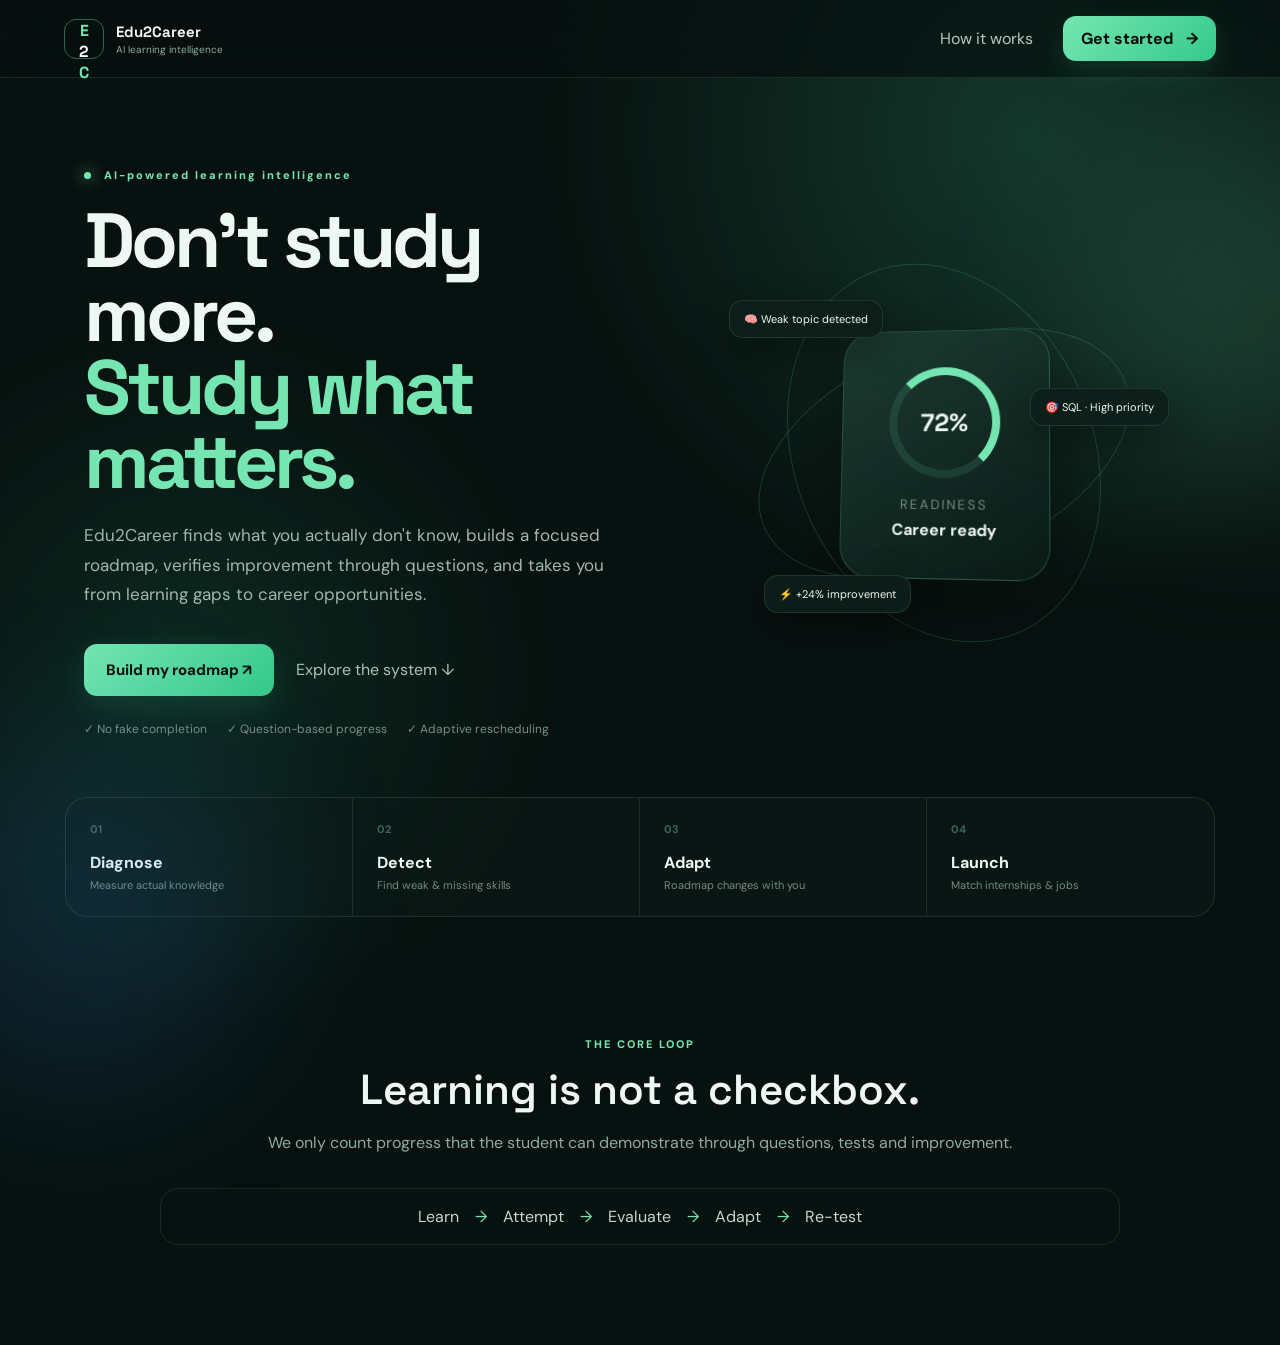
<file: index.html>
<!DOCTYPE html>
<html lang="en">
<head>
  <meta charset="UTF-8" />
  <meta name="viewport" content="width=device-width, initial-scale=1.0" />
  <title>Edu2Career AI — Learn. Prove. Launch.</title>
  <meta name="description" content="AI-powered learning, skill-gap detection, personalized roadmaps and internship readiness." />
  <link rel="preconnect" href="https://fonts.googleapis.com">
  <link rel="preconnect" href="https://fonts.gstatic.com" crossorigin>
  <link href="https://fonts.googleapis.com/css2?family=DM+Sans:wght@400;500;600;700&family=Space+Grotesk:wght@500;600;700&display=swap" rel="stylesheet">
  <link rel="stylesheet" href="style.css" />
</head>
<body>
  <div id="toast"></div>
  <div class="ambient ambient-a"></div>
  <div class="ambient ambient-b"></div>

  <header class="topbar">
    <div class="brand" onclick="go('landing')">
      <div class="brand-mark">E<span>2</span>C</div>
      <div><strong>Edu2Career</strong><small>AI learning intelligence</small></div>
    </div>
    <div class="top-actions">
      <button class="ghost" onclick="showHelp()">How it works</button>
      <button class="pill-btn" onclick="go('onboarding')">Get started <span>→</span></button>
    </div>
  </header>

  <main>
    <!-- LANDING -->
    <section id="landing" class="screen active">
      <div class="hero-grid">
        <div class="hero-copy">
          <div class="eyebrow"><i></i> AI-powered learning intelligence</div>
          <h1>Don't study more.<br><em>Study what matters.</em></h1>
          <p class="hero-sub">Edu2Career finds what you actually don't know, builds a focused roadmap, verifies improvement through questions, and takes you from learning gaps to career opportunities.</p>
          <div class="hero-cta">
            <button class="primary big" onclick="go('onboarding')">Build my roadmap <span>↗</span></button>
            <button class="text-btn" onclick="scrollToFeature()">Explore the system ↓</button>
          </div>
          <div class="trust-row">
            <span>✓ No fake completion</span>
            <span>✓ Question-based progress</span>
            <span>✓ Adaptive rescheduling</span>
          </div>
        </div>

        <div class="hero-visual">
          <div class="orbital">
            <div class="orbit orbit-1"></div>
            <div class="orbit orbit-2"></div>
            <div class="core-card">
              <div class="core-ring"><span id="heroScore">72%</span></div>
              <small>READINESS</small>
              <strong>Career ready</strong>
            </div>
            <div class="float-chip chip-a">🧠 Weak topic detected</div>
            <div class="float-chip chip-b">🎯 SQL · High priority</div>
            <div class="float-chip chip-c">⚡ +24% improvement</div>
          </div>
        </div>
      </div>

      <div class="feature-strip" id="features">
        <div><b>01</b><strong>Diagnose</strong><span>Measure actual knowledge</span></div>
        <div><b>02</b><strong>Detect</strong><span>Find weak & missing skills</span></div>
        <div><b>03</b><strong>Adapt</strong><span>Roadmap changes with you</span></div>
        <div><b>04</b><strong>Launch</strong><span>Match internships & jobs</span></div>
      </div>

      <div class="philosophy">
        <div class="section-kicker">THE CORE LOOP</div>
        <h2>Learning is not a checkbox.</h2>
        <p>We only count progress that the student can demonstrate through questions, tests and improvement.</p>
        <div class="loop">
          <span>Learn</span><i>→</i><span>Attempt</span><i>→</i><span>Evaluate</span><i>→</i><span>Adapt</span><i>→</i><span>Re-test</span>
        </div>
      </div>
    </section>

    <!-- ONBOARDING -->
    <section id="onboarding" class="screen">
      <div class="wizard-wrap">
        <div class="wizard-head">
          <button class="back" onclick="go('landing')">← Back</button>
          <div class="progress"><span id="wizardProgress"></span></div>
          <span id="stepLabel">01 / 04</span>
        </div>

        <div class="wizard-card">
          <div class="step active" data-step="1">
            <div class="section-kicker">FIRST, LET'S KNOW YOU</div>
            <h2>Where are you on your journey?</h2>
            <p>We'll adapt the assessment and roadmap to your level.</p>
            <div class="choice-grid four">
              <button class="choice" onclick="pick('stage',this,'School')"><span>🎒</span><b>School</b><small>Classes 8–12</small></button>
              <button class="choice" onclick="pick('stage',this,'College')"><span>🎓</span><b>College</b><small>UG / PG student</small></button>
              <button class="choice" onclick="pick('stage',this,'Graduate')"><span>🚀</span><b>Graduate</b><small>Job seeking</small></button>
              <button class="choice" onclick="pick('stage',this,'Upskill')"><span>📈</span><b>Upskill</b><small>Working learner</small></button>
            </div>
          </div>

          <div class="step" data-step="2">
            <div class="section-kicker">CHOOSE YOUR TARGET</div>
            <h2>What are you preparing for?</h2>
            <p>Your target decides what skills and opportunities matter.</p>
            <div class="choice-grid">
              <button class="choice" onclick="pick('goal',this,'Exam')"><span>📚</span><b>Exam</b><small>Boards, entrance, semester</small></button>
              <button class="choice" onclick="pick('goal',this,'Skill')"><span>🧩</span><b>Skill</b><small>Master a specific skill</small></button>
              <button class="choice" onclick="pick('goal',this,'Career')"><span>💼</span><b>Career</b><small>Prepare for a role</small></button>
              <button class="choice" onclick="pick('goal',this,'Internship')"><span>🌱</span><b>Internship</b><small>Become opportunity-ready</small></button>
            </div>
            <div class="input-row">
              <label>Target role / exam / skill</label>
              <input id="targetInput" placeholder="e.g. Data Analyst, JEE, Python..." oninput="state.target=this.value" />
            </div>
          </div>

          <div class="step" data-step="3">
            <div class="section-kicker">PERSONALIZE THE ENGINE</div>
            <h2>How much time can you give daily?</h2>
            <p>Your roadmap will stay inside this limit. No unrealistic timetables.</p>
            <div class="time-picker">
              <button onclick="setTime(this,30)">30 min</button>
              <button class="selected" onclick="setTime(this,60)">1 hour</button>
              <button onclick="setTime(this,90)">1.5 hours</button>
              <button onclick="setTime(this,120)">2 hours</button>
            </div>
            <div class="mini-note"><span>↻</span> Missed tasks won't disappear. They'll be intelligently rescheduled.</div>
          </div>

          <div class="step" data-step="4">
            <div class="section-kicker">READY FOR DIAGNOSIS</div>
            <h2>Let's measure before we recommend.</h2>
            <p>You'll answer a short diagnostic. Your progress starts from performance — not self-reported completion.</p>
            <div class="assessment-preview">
              <div><span>10</span><small>questions</small></div>
              <div><span>4</span><small>skill areas</small></div>
              <div><span>~8 min</span><small>estimated time</small></div>
            </div>
            <div class="guardrail"><b>🔒 Fair progress rule</b><br>Answers, mistakes, attempts and improvement are captured. Skipping a question does not mark a skill complete.</div>
          </div>

          <div class="wizard-footer">
            <button class="ghost" id="prevBtn" onclick="prevStep()" style="visibility:hidden">Back</button>
            <button class="primary" id="nextBtn" onclick="nextStep()">Continue →</button>
          </div>
        </div>
      </div>
    </section>

    <!-- ASSESSMENT -->
    <section id="assessment" class="screen">
      <div class="assessment-shell">
        <div class="assessment-top">
          <div><span class="section-kicker">INITIAL ASSESSMENT</span><h2>Show us what you know.</h2></div>
          <div class="q-count"><b id="qNum">1</b> / 6</div>
        </div>
        <div class="question-card">
          <div class="topic-tag" id="qTopic">Python Basics</div>
          <h3 id="questionText">Which data type is used to store a sequence of characters in Python?</h3>
          <div class="answers" id="answers"></div>
          <div class="question-foot">
            <span id="attemptInfo">Question must be attempted to continue.</span>
            <button class="primary" id="answerBtn" onclick="submitAnswer()" disabled>Check answer</button>
          </div>
        </div>
        <div class="assessment-note">Your answer history helps detect repeated mistakes. One wrong answer never labels a skill as weak by itself.</div>
      </div>
    </section>

    <!-- DASHBOARD -->
    <section id="dashboard" class="screen">
      <div class="app-shell">
        <aside class="sidebar">
          <div class="side-brand"><div class="brand-mark">E<span>2</span>C</div><b>Edu2Career</b></div>
          <button class="nav active" onclick="dashTab('overview',this)">◈ <span>Overview</span></button>
          <button class="nav" onclick="dashTab('roadmap',this)">◎ <span>My Roadmap</span></button>
          <button class="nav" onclick="dashTab('skills',this)">◇ <span>Skill Gaps</span></button>
          <button class="nav" onclick="dashTab('opportunities',this)">↗ <span>Internships</span><i>4</i></button>
          <button class="nav" onclick="dashTab('progress',this)">◒ <span>Progress</span></button>
          <div class="side-bottom"><button class="nav">⚙ <span>Settings</span></button><div class="profile-mini"><div class="avatar">Y</div><div><b>Student</b><small id="profileStage">College</small></div></div></div>
        </aside>

        <div class="dashboard-main">
          <div class="mobile-head"><div class="brand-mark">E<span>2</span>C</div><button onclick="showToast('Use the sidebar to explore your dashboard')">☰</button></div>
          <div id="dash-overview" class="dash-tab active">
            <div class="dash-header">
              <div><span class="section-kicker">GOOD EVENING 👋</span><h1>Your career journey, <em>in motion.</em></h1><p>Here is what deserves your attention today.</p></div>
              <div class="date-chip">Tuesday · Sep 8</div>
            </div>
            <div class="stats">
              <div class="stat-card score-card"><span>READINESS SCORE</span><strong>72<span>%</span></strong><div class="meter"><i style="width:72%"></i></div><small>↑ 18% since your first assessment</small></div>
              <div class="stat-card"><span>QUESTIONS SOLVED</span><strong>42</strong><small>31 correct · 11 mistakes</small></div>
              <div class="stat-card"><span>LEARNING STREAK</span><strong>6 <small>days</small></strong><small>Best: 9 days</small></div>
              <div class="stat-card"><span>SKILLS READY</span><strong>7<span>/10</span></strong><small>3 need attention</small></div>
            </div>

            <div class="dashboard-grid">
              <div class="panel roadmap-panel">
                <div class="panel-head"><div><span class="section-kicker">TODAY</span><h3>Adaptive roadmap</h3></div><button onclick="dashTab('roadmap')">View all →</button></div>
                <div class="task urgent"><div class="task-icon">⌘</div><div class="task-body"><b>SQL — JOINs & Aggregation</b><span>Practice · 25 min · 5 questions</span><div class="task-status"><i></i> High priority</div></div><button class="start" onclick="startPractice()">Start →</button></div>
                <div class="task"><div class="task-icon">▦</div><div class="task-body"><b>Statistics — Probability</b><span>Learn + practice · 20 min · 4 questions</span></div><button class="start" onclick="startPractice()">Start →</button></div>
                <div class="task rescheduled"><div class="task-icon">↻</div><div class="task-body"><b>Power BI — Dashboard Basics</b><span>Rescheduled from yesterday · 15 min</span></div><span class="reschedule">RESCHEDULED</span></div>
              </div>

              <div class="panel focus-panel">
                <div class="panel-head"><div><span class="section-kicker">FOCUS</span><h3>Your biggest gap</h3></div></div>
                <div class="focus-ring"><span>48%</span></div>
                <h3>SQL</h3><p>You've missed 5 of your last 9 SQL questions. Let's turn this into your next strength.</p>
                <button class="primary full" onclick="startPractice()">Practice SQL →</button>
              </div>
            </div>

            <div class="panel">
              <div class="panel-head"><div><span class="section-kicker">SKILL MAP</span><h3>Current vs target</h3></div><button onclick="dashTab('skills')">Analyse gaps →</button></div>
              <div class="skill-bars">
                <div><label>Python <b>88%</b></label><div><i style="width:88%"></i></div></div>
                <div><label>Excel <b>82%</b></label><div><i style="width:82%"></i></div></div>
                <div><label>Statistics <b>61%</b></label><div><i style="width:61%"></i></div></div>
                <div><label>SQL <b>48%</b></label><div><i style="width:48%"></i></div></div>
                <div><label>Power BI <b>43%</b></label><div><i style="width:43%"></i></div></div>
              </div>
            </div>
          </div>

          <div id="dash-roadmap" class="dash-tab">
            <div class="page-title"><span class="section-kicker">ADAPTIVE ROADMAP</span><h1>Your 7-day action plan</h1><p>Tasks move with your real performance. Nothing is marked complete without evidence.</p></div>
            <div class="roadmap-timeline">
              <div class="day done"><div class="day-dot">✓</div><div><span>MON · SEP 7</span><h3>Python Revision</h3><p>8/8 questions correct · Mastered</p></div><b>100%</b></div>
              <div class="day today"><div class="day-dot">02</div><div><span>TUE · SEP 8 · TODAY</span><h3>SQL JOINs + Statistics</h3><p>9 questions · 45 min · High priority</p><button class="primary small" onclick="startPractice()">Begin session</button></div><b>48%</b></div>
              <div class="day"><div class="day-dot">03</div><div><span>WED · SEP 9</span><h3>Power BI + SQL Practice</h3><p>Planned · adapts after today's test</p></div><b>43%</b></div>
              <div class="day"><div class="day-dot">04</div><div><span>THU · SEP 10</span><h3>Statistics Application</h3><p>Planned · 30 min</p></div><b>61%</b></div>
            </div>
          </div>

          <div id="dash-skills" class="dash-tab">
            <div class="page-title"><span class="section-kicker">SKILL GAP ENGINE</span><h1>What should you learn next?</h1><p>Your target: <b id="targetDisplay">Data Analyst</b>. We compare demonstrated skills against target requirements.</p></div>
            <div class="gap-grid">
              <div class="gap-card strong"><span>✓</span><div><b>Python</b><small>Strong · 88%</small></div><em>Matched</em></div>
              <div class="gap-card strong"><span>✓</span><div><b>Excel</b><small>Strong · 82%</small></div><em>Matched</em></div>
              <div class="gap-card warning"><span>!</span><div><b>Statistics</b><small>Improving · 61%</small></div><em>Practice</em></div>
              <div class="gap-card critical"><span>×</span><div><b>SQL</b><small>Needs attention · 48%</small></div><em>Priority 1</em></div>
              <div class="gap-card critical"><span>×</span><div><b>Power BI</b><small>Needs attention · 43%</small></div><em>Priority 2</em></div>
              <div class="gap-card missing"><span>?</span><div><b>Data Storytelling</b><small>Not assessed yet</small></div><em>Assess</em></div>
            </div>
            <div class="explain panel"><span>💡</span><div><b>Why SQL is #1?</b><p>You have the largest demonstrated gap against your target role and 5 recent mistakes. Fixing it gives the highest readiness improvement per minute.</p></div></div>
          </div>

          <div id="dash-opportunities" class="dash-tab">
            <div class="page-title"><span class="section-kicker">OPPORTUNITIES</span><h1>Internships that match your skills</h1><p>Recommendations explain the skill match instead of blindly showing listings.</p></div>
            <div class="opps">
              <div class="opp-card"><div class="company-logo">N</div><div class="opp-main"><span>ANALYTICS · REMOTE</span><h3>Data Analyst Intern</h3><p>Nova Insights · 3 months</p><div class="tags"><i>Python</i><i>Excel</i><i>SQL</i></div></div><div class="match"><b>78%</b><small>match</small><button onclick="showToast('Application tracker opened — demo')">View →</button></div></div>
              <div class="opp-card"><div class="company-logo">F</div><div class="opp-main"><span>FINTECH · HYBRID</span><h3>Business Analytics Intern</h3><p>FinEdge · 6 months</p><div class="tags"><i>Excel</i><i>Power BI</i><i>Stats</i></div></div><div class="match"><b>71%</b><small>match</small><button onclick="showToast('Application tracker opened — demo')">View →</button></div></div>
              <div class="opp-card"><div class="company-logo">D</div><div class="opp-main"><span>SAAS · ON-SITE</span><h3>Product Data Intern</h3><p>Dashly · 4 months</p><div class="tags"><i>SQL</i><i>Python</i><i>Analytics</i></div></div><div class="match"><b>66%</b><small>match</small><button onclick="showToast('Application tracker opened — demo')">View →</button></div></div>
            </div>
          </div>

          <div id="dash-progress" class="dash-tab">
            <div class="page-title"><span class="section-kicker">PROGRESS INTELLIGENCE</span><h1>Proof of improvement</h1><p>Your dashboard is built from attempts, answers and repeated performance.</p></div>
            <div class="progress-grid">
              <div class="panel"><span class="section-kicker">ACCURACY TREND</span><div class="chart"><div style="height:42%"><b>48</b></div><div style="height:49%"><b>52</b></div><div style="height:60%"><b>61</b></div><div style="height:64%"><b>65</b></div><div style="height:72%"><b>72</b></div></div><div class="chart-labels"><span>W1</span><span>W2</span><span>W3</span><span>W4</span><span>NOW</span></div></div>
              <div class="panel evidence"><span class="section-kicker">EVIDENCE LOG</span><div><b>42</b><span>Questions attempted</span></div><div><b>11</b><span>Mistakes captured</span></div><div><b>6</b><span>Re-attempts</span></div><div><b>18%</b><span>Readiness gained</span></div></div>
            </div>
          </div>
        </div>
      </div>
    </section>
  </main>

  <div class="modal" id="helpModal">
    <div class="modal-card"><button class="close" onclick="hideHelp()">×</button><span class="section-kicker">HOW IT WORKS</span><h2>Not another AI chatbot.</h2><p>Edu2Career continuously connects <b>assessment → weak topics → skill gaps → roadmap → questions → re-assessment → readiness → internships/jobs.</b></p><div class="modal-flow"><span>Assess</span><i>→</i><span>Learn</span><i>→</i><span>Prove</span><i>→</i><span>Launch</span></div><button class="primary full" onclick="hideHelp();go('onboarding')">Build my roadmap</button></div>
  </div>

  <script src="app.js"></script>
</body>
</html>
</file>
<file: style.css>
:root{
  --bg:#07110f;--bg2:#0b1714;--panel:rgba(18,35,31,.72);--panel2:#10221d;
  --text:#eef8f3;--muted:#91aaa0;--line:rgba(210,240,227,.11);--mint:#75e6b1;
  --mint2:#35c98b;--gold:#f1d78a;--red:#ff817f;--blue:#87b8ff;
  --shadow:0 25px 70px rgba(0,0,0,.34);--radius:24px;
}
*{box-sizing:border-box}html{scroll-behavior:smooth}body{margin:0;background:radial-gradient(circle at 80% 10%,#14372c 0,transparent 30%),radial-gradient(circle at 15% 50%,#0d2820 0,transparent 28%),var(--bg);color:var(--text);font-family:"DM Sans",sans-serif;min-height:100vh}button,input{font:inherit}button{cursor:pointer;color:inherit;border:0}.ambient{position:fixed;width:360px;height:360px;border-radius:50%;filter:blur(90px);opacity:.14;pointer-events:none}.ambient-a{background:var(--mint);top:15%;right:-160px}.ambient-b{background:#3c9cff;bottom:-200px;left:-100px}.topbar{height:78px;padding:0 5vw;display:flex;align-items:center;justify-content:space-between;border-bottom:1px solid var(--line);position:relative;z-index:10;background:rgba(7,17,15,.7);backdrop-filter:blur(20px)}.brand{display:flex;gap:12px;align-items:center;cursor:pointer}.brand-mark{width:40px;height:40px;border:1px solid rgba(117,230,177,.4);border-radius:12px;display:grid;place-items:center;color:var(--mint);font-family:"Space Grotesk";font-weight:700}.brand-mark span{color:white}.brand strong{display:block;font-family:"Space Grotesk";font-size:15px}.brand small{display:block;color:var(--muted);font-size:10px;margin-top:2px}.top-actions{display:flex;gap:18px;align-items:center}.ghost{background:none;color:#b4c8c0;padding:10px 12px}.pill-btn,.primary{background:linear-gradient(135deg,var(--mint),var(--mint2));color:#06120d;padding:12px 18px;border-radius:13px;font-weight:800;box-shadow:0 10px 30px rgba(53,201,139,.16)}.pill-btn span{margin-left:8px}.primary.big{padding:16px 22px;font-size:15px}.text-btn{background:none;color:#a9c2b8;margin-left:12px}.screen{display:none;min-height:calc(100vh - 78px)}.screen.active{display:block}.hero-grid{max-width:1240px;margin:auto;min-height:650px;padding:90px 5vw 50px;display:grid;grid-template-columns:1.05fr .95fr;align-items:center;gap:50px}.eyebrow,.section-kicker{font-size:11px;letter-spacing:2px;color:var(--mint);font-weight:800}.eyebrow i{display:inline-block;width:7px;height:7px;border-radius:50%;background:var(--mint);box-shadow:0 0 16px var(--mint);margin-right:8px}.hero-copy h1{font:700 clamp(48px,6vw,82px)/.96 "Space Grotesk";letter-spacing:-4px;margin:22px 0}.hero-copy h1 em,.dash-header h1 em{color:var(--mint);font-style:normal}.hero-sub{color:#9fb7ae;max-width:650px;font-size:17px;line-height:1.75}.hero-cta{margin:34px 0 25px}.trust-row{display:flex;gap:20px;flex-wrap:wrap;color:#759087;font-size:12px}.hero-visual{display:grid;place-items:center}.orbital{width:430px;height:430px;position:relative;display:grid;place-items:center}.orbit{position:absolute;border:1px solid rgba(117,230,177,.18);border-radius:50%;transform:rotate(-22deg)}.orbit-1{width:390px;height:220px;animation:spin 12s linear infinite}.orbit-2{width:300px;height:390px;animation:spin 16s linear infinite reverse}.core-card{width:210px;height:250px;border:1px solid rgba(117,230,177,.22);background:linear-gradient(145deg,rgba(29,61,51,.9),rgba(10,26,22,.9));border-radius:32px;display:flex;flex-direction:column;align-items:center;justify-content:center;box-shadow:var(--shadow);z-index:2;transform:perspective(700px) rotateY(-7deg) rotateX(5deg)}.core-ring{width:112px;height:112px;border-radius:50%;display:grid;place-items:center;border:8px solid rgba(117,230,177,.12);border-top-color:var(--mint);border-right-color:var(--mint);font:700 25px "Space Grotesk";margin-bottom:18px}.core-card small{color:#718a81;letter-spacing:2px}.core-card strong{margin-top:6px}.float-chip{position:absolute;padding:11px 14px;border:1px solid var(--line);background:rgba(14,31,26,.9);border-radius:14px;font-size:11px;box-shadow:0 15px 40px #0005;backdrop-filter:blur(10px);z-index:3}.chip-a{top:62px;left:0;animation:float 4s ease-in-out infinite}.chip-b{right:-10px;top:150px;animation:float 5s ease-in-out infinite .6s}.chip-c{bottom:55px;left:35px;animation:float 4.5s ease-in-out infinite 1s}.feature-strip{max-width:1150px;margin:10px auto 100px;border:1px solid var(--line);border-radius:22px;display:grid;grid-template-columns:repeat(4,1fr);background:rgba(13,29,24,.55)}.feature-strip>div{padding:24px;border-right:1px solid var(--line)}.feature-strip>div:last-child{border:0}.feature-strip b{color:#3c6658;font-size:11px;display:block;margin-bottom:16px}.feature-strip strong{display:block}.feature-strip span{color:#718c82;font-size:11px;display:block;margin-top:5px}.philosophy{max-width:1000px;margin:auto;text-align:center;padding:20px 20px 100px}.philosophy h2{font:600 42px "Space Grotesk";margin:12px 0}.philosophy p{color:var(--muted)}.loop{margin:35px auto 0;padding:17px;border:1px solid var(--line);border-radius:18px;display:flex;justify-content:center;gap:16px;flex-wrap:wrap;color:#c3d7cf}.loop i{color:var(--mint)}.wizard-wrap{max-width:920px;margin:auto;padding:55px 25px}.wizard-head{display:flex;align-items:center;gap:20px;margin-bottom:30px}.back{background:none;color:var(--muted)}.progress{height:4px;background:#152720;border-radius:10px;flex:1;overflow:hidden}.progress span{display:block;height:100%;width:25%;background:var(--mint);transition:.35s}.wizard-head>span{font-size:11px;color:var(--muted)}.wizard-card{border:1px solid var(--line);background:linear-gradient(145deg,rgba(18,39,33,.92),rgba(8,20,17,.9));border-radius:30px;box-shadow:var(--shadow);padding:55px}.step{display:none;min-height:430px}.step.active{display:block;animation:enter .35s ease}.step h2{font:600 38px "Space Grotesk";margin:12px 0}.step>p{color:var(--muted);margin-bottom:35px}.choice-grid{display:grid;grid-template-columns:repeat(2,1fr);gap:14px}.choice-grid.four{grid-template-columns:repeat(2,1fr)}.choice{text-align:left;background:rgba(7,20,16,.6);border:1px solid var(--line);padding:22px;border-radius:18px;transition:.2s}.choice:hover,.choice.selected{border-color:rgba(117,230,177,.7);background:rgba(117,230,177,.08);transform:translateY(-2px)}.choice span{font-size:24px;display:block;margin-bottom:18px}.choice b{display:block}.choice small{color:#789188;display:block;margin-top:4px}.input-row{margin-top:20px}.input-row label{display:block;font-size:11px;color:#789188;margin-bottom:8px}.input-row input{width:100%;background:#071510;border:1px solid var(--line);color:white;border-radius:13px;padding:14px;outline:none}.input-row input:focus{border-color:var(--mint)}.time-picker{display:grid;grid-template-columns:repeat(4,1fr);gap:12px}.time-picker button{background:#071510;border:1px solid var(--line);padding:20px;border-radius:15px}.time-picker button.selected{border-color:var(--mint);background:rgba(117,230,177,.08);color:var(--mint)}.mini-note,.guardrail{margin-top:30px;padding:16px;border-radius:14px;background:rgba(117,230,177,.05);border:1px solid rgba(117,230,177,.1);color:#8ea79e;font-size:12px;line-height:1.6}.mini-note span{color:var(--mint);margin-right:8px}.assessment-preview{display:grid;grid-template-columns:repeat(3,1fr);gap:12px}.assessment-preview div{padding:20px;background:#081713;border:1px solid var(--line);border-radius:15px;text-align:center}.assessment-preview span{display:block;font:700 25px "Space Grotesk";color:var(--mint)}.assessment-preview small{color:var(--muted)}.wizard-footer{display:flex;justify-content:space-between;margin-top:15px}.assessment-shell{max-width:850px;margin:auto;padding:70px 25px}.assessment-top{display:flex;justify-content:space-between;align-items:end;margin-bottom:25px}.assessment-top h2{font:600 36px "Space Grotesk";margin:10px 0}.q-count{font:700 24px "Space Grotesk";color:#6f887f}.q-count b{color:var(--mint)}.question-card{border:1px solid var(--line);background:var(--panel);border-radius:25px;padding:35px;box-shadow:var(--shadow)}.topic-tag{display:inline-block;color:var(--mint);background:rgba(117,230,177,.08);padding:7px 10px;border-radius:8px;font-size:11px}.question-card h3{font:500 25px/1.45 "Space Grotesk";max-width:700px}.answers{display:grid;gap:11px;margin:25px 0}.answer{background:#091914;border:1px solid var(--line);padding:16px;border-radius:13px;text-align:left;transition:.2s}.answer:hover{border-color:#517b6b}.answer.selected{border-color:var(--mint);background:rgba(117,230,177,.08)}.answer.correct{border-color:var(--mint);background:rgba(117,230,177,.12)}.answer.wrong{border-color:var(--red);background:rgba(255,129,127,.08)}.question-foot{display:flex;justify-content:space-between;align-items:center;border-top:1px solid var(--line);padding-top:18px}.question-foot span{font-size:11px;color:#748d84}.assessment-note{text-align:center;color:#647c74;font-size:11px;margin-top:18px}.app-shell{display:flex;min-height:calc(100vh - 78px)}.sidebar{width:230px;border-right:1px solid var(--line);padding:25px 16px;display:flex;flex-direction:column;gap:7px;background:rgba(6,16,13,.5)}.side-brand{display:flex;align-items:center;gap:9px;padding:0 10px 28px;font-family:"Space Grotesk"}.side-brand .brand-mark{width:34px;height:34px;font-size:11px}.nav{background:none;color:#789188;padding:12px 13px;text-align:left;border-radius:11px;display:flex;gap:12px;align-items:center;font-size:13px}.nav:hover,.nav.active{background:rgba(117,230,177,.08);color:#d5e7df}.nav i{margin-left:auto;background:var(--mint);color:#082016;border-radius:20px;padding:2px 7px;font-style:normal;font-size:9px}.side-bottom{margin-top:auto}.profile-mini{border-top:1px solid var(--line);padding:20px 10px 0;display:flex;gap:9px;align-items:center}.avatar{width:33px;height:33px;border-radius:50%;display:grid;place-items:center;background:#214e40;color:var(--mint);font-weight:800}.profile-mini b{font-size:12px;display:block}.profile-mini small{color:#678077;font-size:10px}.dashboard-main{flex:1;padding:40px 4vw;max-width:1400px}.mobile-head{display:none}.dash-tab{display:none}.dash-tab.active{display:block;animation:enter .35s ease}.dash-header{display:flex;justify-content:space-between;align-items:start;margin-bottom:28px}.dash-header h1,.page-title h1{font:600 34px "Space Grotesk";margin:9px 0}.dash-header p,.page-title p{color:var(--muted);margin:0}.date-chip{border:1px solid var(--line);padding:10px 13px;border-radius:11px;color:#8fa69e;font-size:11px}.stats{display:grid;grid-template-columns:1.35fr repeat(3,1fr);gap:13px;margin-bottom:14px}.stat-card{background:var(--panel);border:1px solid var(--line);border-radius:17px;padding:20px}.stat-card>span{color:#6e8980;font-size:9px;letter-spacing:1.4px;font-weight:800}.stat-card>strong{display:block;font:600 32px "Space Grotesk";margin:12px 0 6px}.stat-card>strong span{font-size:17px;color:#789188}.stat-card small{color:#70877f;font-size:10px}.meter{height:5px;background:#172b25;border-radius:8px;margin:12px 0 9px}.meter i{height:100%;display:block;background:var(--mint);border-radius:8px}.dashboard-grid{display:grid;grid-template-columns:1.5fr .75fr;gap:14px;margin-bottom:14px}.panel{border:1px solid var(--line);background:var(--panel);border-radius:18px;padding:22px;margin-bottom:14px}.panel-head{display:flex;justify-content:space-between;align-items:start;margin-bottom:15px}.panel-head h3{margin:5px 0;font:600 19px "Space Grotesk"}.panel-head button{background:none;color:var(--mint);font-size:11px}.task{display:flex;align-items:center;gap:12px;padding:15px 0;border-top:1px solid var(--line)}.task-icon{width:37px;height:37px;border-radius:11px;background:#19362c;display:grid;place-items:center;color:var(--mint)}.task-body{flex:1}.task-body b{display:block;font-size:12px}.task-body>span{color:#718980;font-size:10px;display:block;margin:4px 0}.task-status{font-size:9px;color:var(--mint)}.task-status i{display:inline-block;width:5px;height:5px;border-radius:50%;background:var(--red);margin-right:4px}.start{background:none;color:var(--mint);font-size:11px}.rescheduled{opacity:.7}.reschedule{font-size:8px;color:#d8c37a;border:1px solid #544d2e;padding:5px 7px;border-radius:6px}.focus-panel{text-align:center}.focus-ring{width:115px;height:115px;border-radius:50%;margin:5px auto 15px;display:grid;place-items:center;border:8px solid #213b32;border-top-color:var(--red);border-left-color:var(--gold);font:700 25px "Space Grotesk"}.focus-panel h3{margin:0}.focus-panel p{color:#789188;font-size:11px;line-height:1.6}.full{width:100%;margin-top:10px}.skill-bars{display:grid;grid-template-columns:1fr 1fr;gap:18px 30px}.skill-bars label{display:flex;justify-content:space-between;font-size:10px;color:#9bb2aa;margin-bottom:7px}.skill-bars label b{color:var(--mint)}.skill-bars>div>div{height:6px;background:#172b25;border-radius:8px}.skill-bars i{display:block;height:100%;background:linear-gradient(90deg,#2eaf79,var(--mint));border-radius:8px}.page-title{margin-bottom:28px}.roadmap-timeline{max-width:800px;border-left:1px solid #234238;margin-left:10px}.day{position:relative;padding:0 0 40px 38px;display:flex;align-items:start;gap:20px}.day-dot{position:absolute;left:-15px;width:29px;height:29px;border-radius:50%;display:grid;place-items:center;background:#132a22;border:1px solid #29483c;color:#718d83;font-size:10px}.day.done .day-dot{background:var(--mint);color:#082016;border-color:var(--mint)}.day.today .day-dot{border-color:var(--mint);color:var(--mint);box-shadow:0 0 0 6px rgba(117,230,177,.06)}.day>div:nth-child(2){flex:1}.day span{font-size:9px;letter-spacing:1px;color:#668077}.day h3{margin:6px 0;font:600 17px "Space Grotesk"}.day p{font-size:11px;color:#789188;margin:0 0 10px}.day>b{font-size:11px;color:var(--mint)}.small{padding:9px 12px;font-size:10px}.gap-grid{display:grid;grid-template-columns:repeat(3,1fr);gap:12px}.gap-card{border:1px solid var(--line);border-radius:16px;padding:18px;display:flex;gap:12px;align-items:center;background:var(--panel)}.gap-card>span{width:31px;height:31px;border-radius:9px;display:grid;place-items:center}.gap-card strong>span{background:#17372b;color:var(--mint)}.gap-card.warning>span{background:#3d3621;color:var(--gold)}.gap-card.critical>span{background:#422625;color:var(--red)}.gap-card.missing>span{background:#292e2b;color:#9baca5}.gap-card b{display:block;font-size:12px}.gap-card small{display:block;color:#718981;margin-top:4px;font-size:9px}.gap-card em{margin-left:auto;font-style:normal;font-size:8px;color:#789188}.gap-card.critical em{color:var(--red)}.explain{display:flex;gap:15px;margin-top:15px}.explain>span{font-size:23px}.explain p{color:#80988f;font-size:11px;line-height:1.6}.opps{display:grid;gap:12px;max-width:900px}.opp-card{border:1px solid var(--line);background:var(--panel);border-radius:17px;padding:18px;display:flex;gap:16px;align-items:center}.company-logo{width:44px;height:44px;border-radius:12px;background:#d7eee4;color:#123128;display:grid;place-items:center;font:700 18px "Space Grotesk"}.opp-main{flex:1}.opp-main>span{font-size:8px;letter-spacing:1.5px;color:var(--mint)}.opp-main h3{font:600 17px "Space Grotesk";margin:6px 0}.opp-main p{font-size:10px;color:#718880;margin:0 0 10px}.tags{display:flex;gap:5px}.tags i{font-style:normal;font-size:8px;padding:4px 7px;background:#172d26;border-radius:5px;color:#91aa9f}.match{text-align:right}.match b{display:block;color:var(--mint);font:700 20px "Space Grotesk"}.match small{color:#688077;font-size:8px}.match button{display:block;background:none;color:#b4cec2;font-size:10px;margin-top:9px}.progress-grid{display:grid;grid-template-columns:1.5fr .7fr;gap:14px;max-width:1000px}.chart{height:220px;display:flex;align-items:end;gap:25px;padding:20px 20px 0;border-bottom:1px solid var(--line);margin-top:20px}.chart>div{flex:1;background:linear-gradient(180deg,var(--mint),#236c51);border-radius:7px 7px 0 0;position:relative;min-width:20px}.chart b{position:absolute;top:-20px;right:50%;transform:translateX(50%);font-size:9px;color:#9eb6ad}.chart-labels{display:flex;justify-content:space-around;color:#617a71;font-size:8px;margin-top:9px}.evidence>div{display:flex;align-items:center;justify-content:space-between;border-top:1px solid var(--line);padding:14px 0}.evidence b{font:600 23px "Space Grotesk";color:var(--mint)}.evidence span{font-size:10px;color:#789188}.modal{display:none;position:fixed;inset:0;background:#020906aa;backdrop-filter:blur(10px);z-index:50;place-items:center;padding:20px}.modal.show{display:grid}.modal-card{max-width:520px;background:#10221d;border:1px solid #29473c;border-radius:25px;padding:35px;box-shadow:var(--shadow);position:relative}.modal-card h2{font:600 31px "Space Grotesk";margin:10px 0}.modal-card p{color:#91aaa0;line-height:1.7;font-size:13px}.close{position:absolute;right:15px;top:12px;background:none;font-size:24px;color:#829990}.modal-flow{display:flex;justify-content:center;gap:10px;align-items:center;margin:25px 0;flex-wrap:wrap}.modal-flow span{background:#18342a;padding:10px 12px;border-radius:8px;font-size:10px}.modal-flow i{color:var(--mint)}#toast{position:fixed;right:20px;bottom:20px;z-index:100;background:#d9f4e8;color:#092016;padding:12px 17px;border-radius:12px;font-size:11px;font-weight:700;transform:translateY(100px);opacity:0;transition:.3s;box-shadow:var(--shadow)}#toast.show{transform:none;opacity:1}@keyframes spin{to{transform:rotate(360deg)}}@keyframes float{50%{transform:translateY(-9px)}}@keyframes enter{from{opacity:0;transform:translateY(10px)}to{opacity:1;transform:none}}
@media(max-width:900px){.hero-grid{grid-template-columns:1fr;padding-top:55px}.hero-visual{min-height:430px}.feature-strip{margin:0 20px 70px}.dashboard-grid,.stats,.progress-grid{grid-template-columns:1fr 1fr}.stats .score-card{grid-column:span 2}.sidebar{width:190px}.dashboard-main{padding:30px 20px}.gap-grid{grid-template-columns:1fr 1fr}}
@media(max-width:650px){.topbar{padding:0 18px}.top-actions .ghost{display:none}.hero-grid{padding:55px 22px 20px}.hero-copy h1{font-size:48px;letter-spacing:-2.5px}.hero-sub{font-size:14px}.hero-cta .text-btn{display:block;margin:15px 0}.orbital{width:330px;height:330px}.orbit-1{width:300px}.orbit-2{height:300px}.float-chip{font-size:9px}.chip-b{right:-5px}.feature-strip{grid-template-columns:1fr 1fr}.feature-strip>div{border-bottom:1px solid var(--line)}.philosophy h2{font-size:31px}.wizard-card{padding:28px 20px}.choice-grid,.choice-grid.four,.time-picker{grid-template-columns:1fr 1fr}.step h2{font-size:29px}.assessment-shell{padding:40px 18px}.assessment-top h2{font-size:27px}.question-card{padding:22px}.question-card h3{font-size:20px}.question-foot{gap:10px;align-items:start}.question-foot span{display:none}.sidebar{display:none}.dashboard-main{padding:20px 16px}.mobile-head{display:flex;justify-content:space-between;align-items:center;margin-bottom:25px}.mobile-head button{background:#10221d;padding:9px;border-radius:9px}.dash-header{display:block}.date-chip{display:inline-block;margin-top:15px}.dash-header h1,.page-title h1{font-size:28px}.stats,.dashboard-grid,.progress-grid,.gap-grid{grid-template-columns:1fr}.stats .score-card{grid-column:auto}.skill-bars{grid-template-columns:1fr}.opp-card{align-items:start}.match b{font-size:17px}}
</file>
